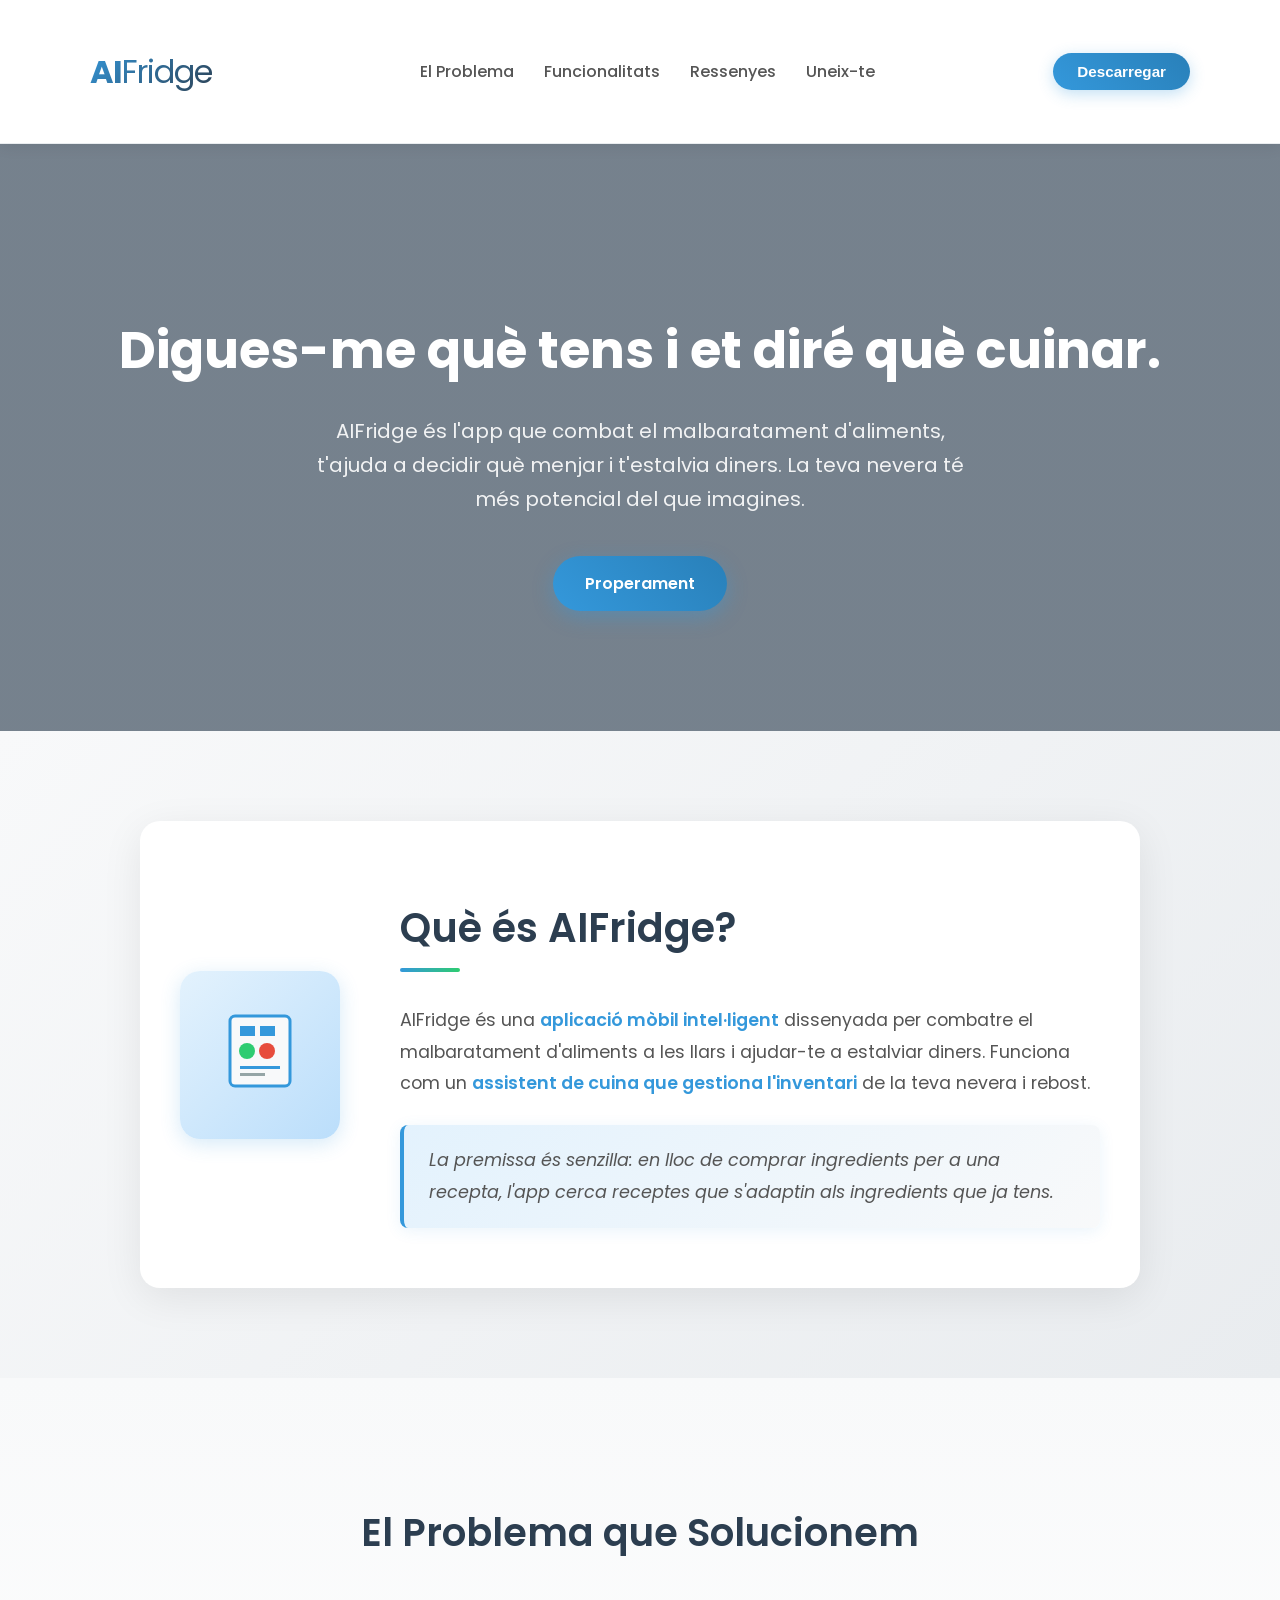
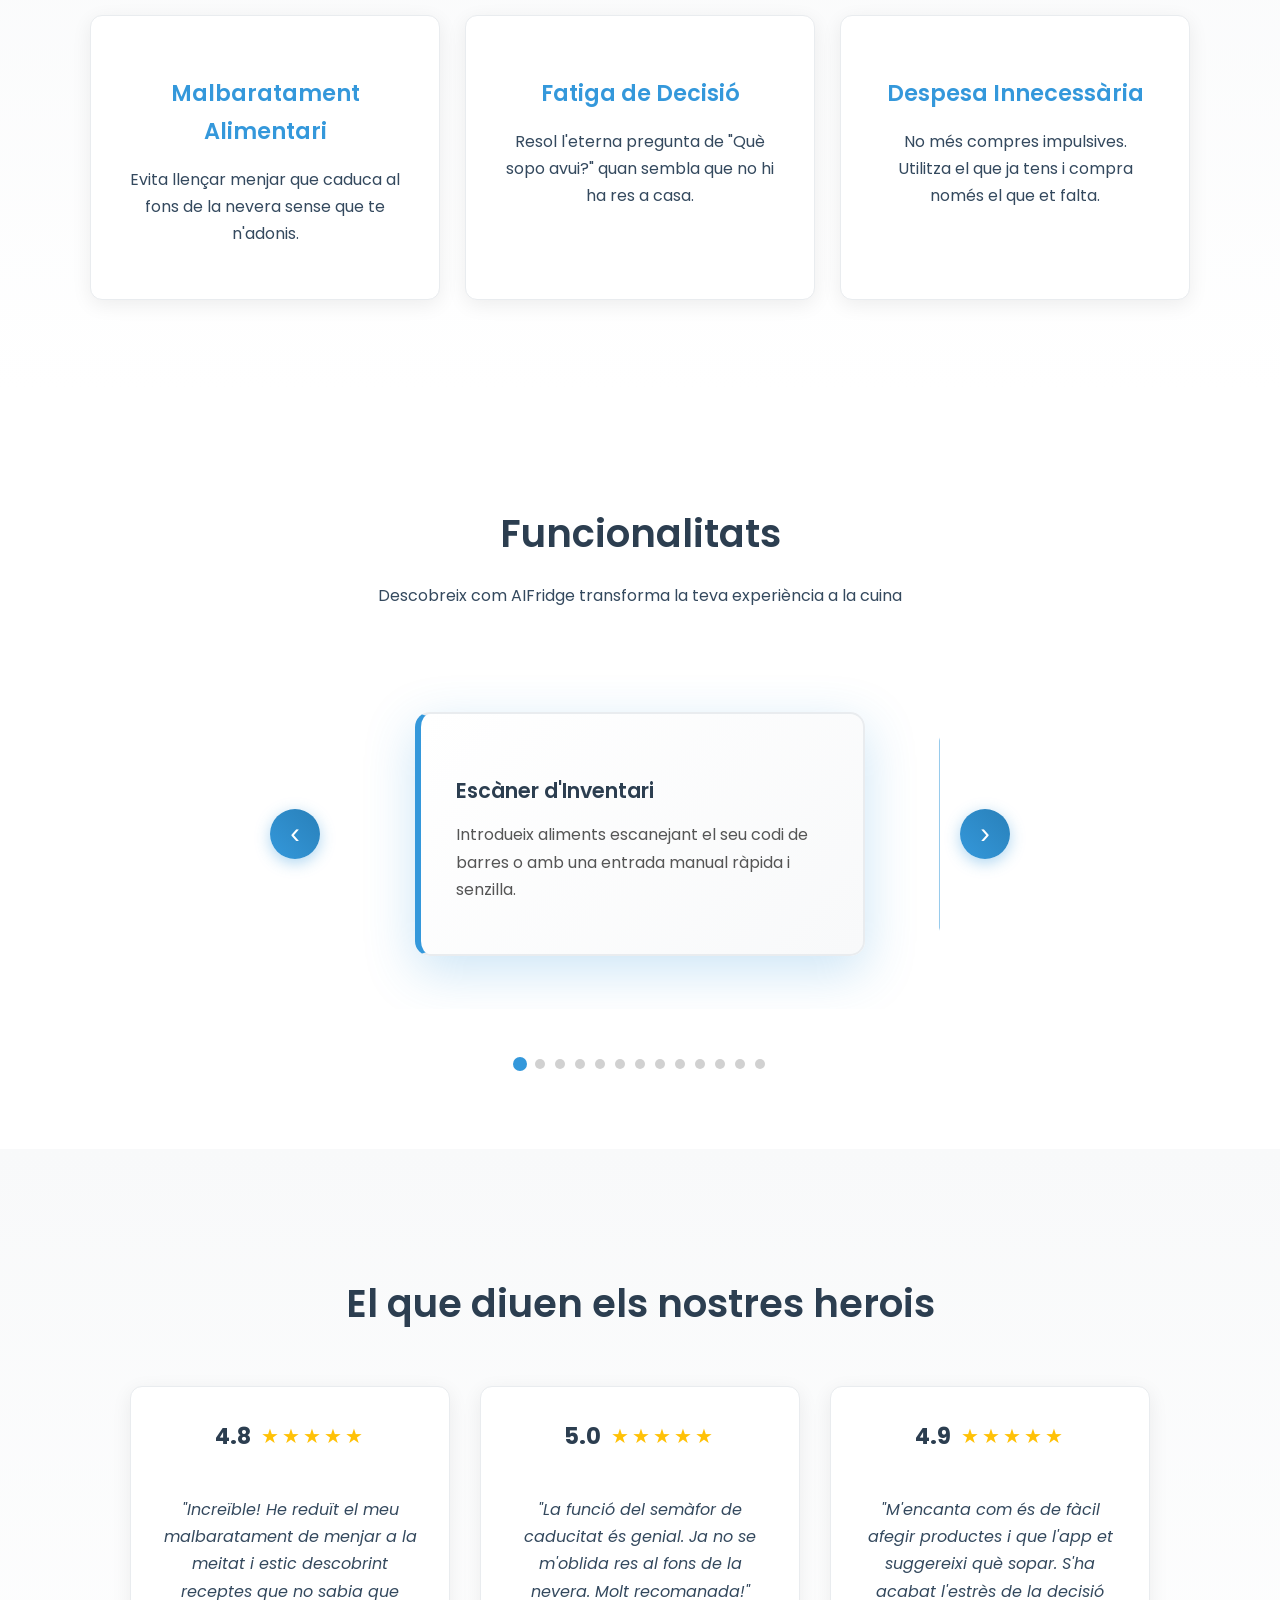
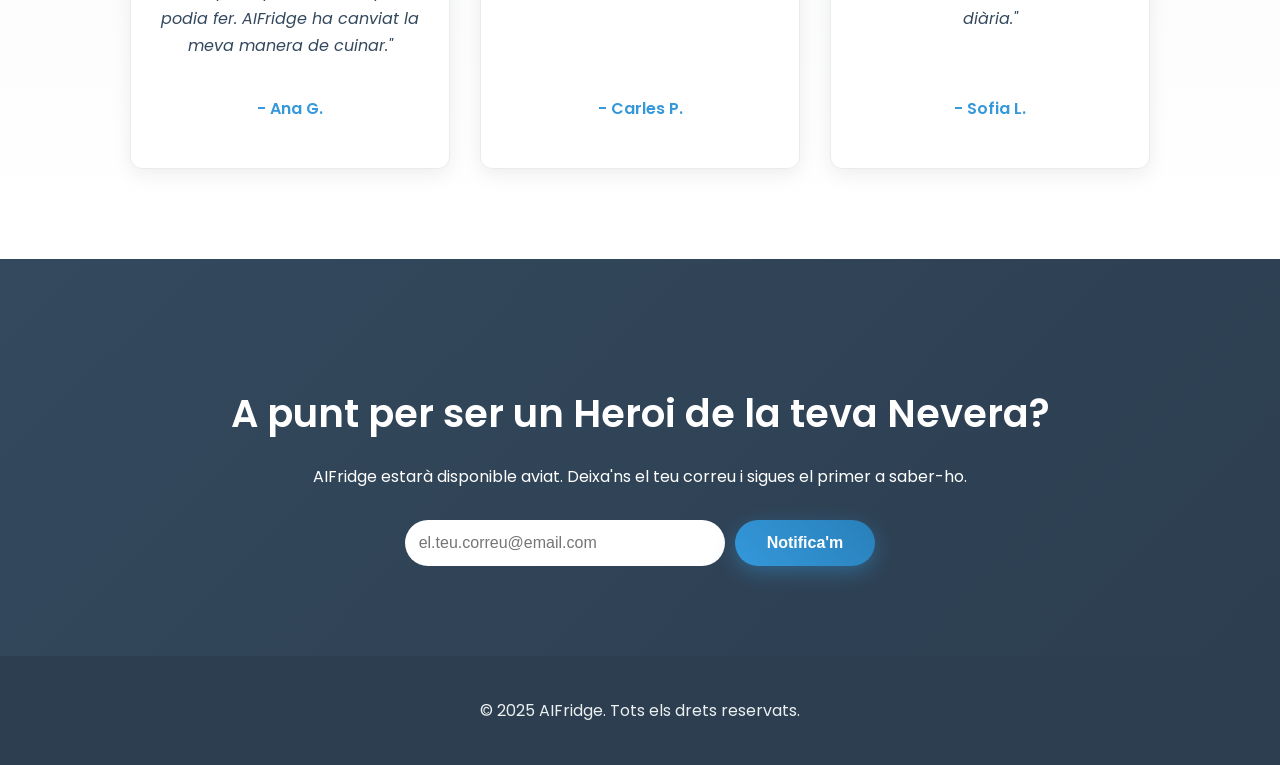
<file: index.html>
<!DOCTYPE html>
<html lang="ca">
<head>
    <meta charset="UTF-8">
    <meta name="viewport" content="width=device-width, initial-scale=1.0">
    <title>AIFridge - El teu assistent de cuina intel·ligent</title>
    <link rel="preconnect" href="https://fonts.googleapis.com">
    <link rel="preconnect" href="https://fonts.gstatic.com" crossorigin>
    <link href="https://fonts.googleapis.com/css2?family=Poppins:wght@400;600;700&display=swap" rel="stylesheet">
    <link rel="stylesheet" href="https://cdnjs.cloudflare.com/ajax/libs/font-awesome/6.2.1/css/all.min.css">
    <link rel="stylesheet" href="style.css">
</head>
<body>
    <header>
        <nav>
            <div class="container">
                <h1 class="logo">AI<span>Fridge</span></h1>
                <ul>
                    <li><a href="#problema">El Problema</a></li>
                    <li><a href="#features">Funcionalitats</a></li>
                    <li><a href="#reviews">Ressenyes</a></li>
                    <li><a href="#cta">Uneix-te</a></li>
                </ul>
                <button class="download-btn">Descarregar</button>
            </div>
        </nav>
    </header>

    <main>
        <section class="hero">
            <div class="container">
                <h2>Digues-me què tens i et diré què cuinar.</h2>
                <p>AIFridge és l'app que combat el malbaratament d'aliments, t'ajuda a decidir què menjar i t'estalvia diners. La teva nevera té més potencial del que imagines.</p>
                <a href="#cta" class="btn">Properament</a>
            </div>
        </section>

        <section id="concepto" class="section bg-light">
            <div class="container">
                <div class="concepto-content">
                    <div class="concepto-icon">
                        <svg width="100" height="100" viewBox="0 0 100 100" fill="none" xmlns="http://www.w3.org/2000/svg">
                            <rect x="20" y="15" width="60" height="70" rx="5" stroke="#3498db" stroke-width="3" fill="#f8f9fa"/>
                            <rect x="30" y="25" width="15" height="10" fill="#3498db"/>
                            <rect x="50" y="25" width="15" height="10" fill="#3498db"/>
                            <circle cx="37" cy="50" r="8" fill="#2ecc71"/>
                            <circle cx="57" cy="50" r="8" fill="#e74c3c"/>
                            <rect x="30" y="65" width="40" height="3" fill="#3498db"/>
                            <rect x="30" y="72" width="25" height="3" fill="#95a5a6"/>
                        </svg>
                    </div>
                    <div class="concepto-text">
                        <h2>Què és AIFridge?</h2>
                        <p>AIFridge és una <strong>aplicació mòbil intel·ligent</strong> dissenyada per combatre el malbaratament d'aliments a les llars i ajudar-te a estalviar diners. Funciona com un <strong>assistent de cuina que gestiona l'inventari</strong> de la teva nevera i rebost.</p>
                        <p class="concepto-highlight">La premissa és senzilla: en lloc de comprar ingredients per a una recepta, l'app cerca receptes que s'adaptin als ingredients que ja tens.</p>
                    </div>
                </div>
            </div>
        </section>

        <section id="problema" class="section bg-light">
            <div class="container">
                <h2>El Problema que Solucionem</h2>
                <div class="problem-cards">
                    <div class="card">
                        <h3>Malbaratament Alimentari</h3>
                        <p>Evita llençar menjar que caduca al fons de la nevera sense que te n'adonis.</p>
                    </div>
                    <div class="card">
                        <h3>Fatiga de Decisió</h3>
                        <p>Resol l'eterna pregunta de "Què sopo avui?" quan sembla que no hi ha res a casa.</p>
                    </div>
                    <div class="card">
                        <h3>Despesa Innecessària</h3>
                        <p>No més compres impulsives. Utilitza el que ja tens i compra només el que et falta.</p>
                    </div>
                </div>
            </div>
        </section>

        <section id="features" class="section">
            <div class="container">
                <h2 style="text-align: center;">Funcionalitats</h2>
                <p style="text-align: center; max-width: 800px; margin: 0 auto 50px auto;">Descobreix com AIFridge transforma la teva experiència a la cuina</p>
                
                <div class="carousel-container">
                    <button class="carousel-btn prev" onclick="moveCarousel(-1)">‹</button>
                    <div class="carousel-wrapper">
                        <div class="carousel-track" id="carouselTrack">
                            <div class="story-card">
                                <h4>Escàner d'Inventari</h4>
                                <p class="story-text">Introdueix aliments escanejant el seu codi de barres o amb una entrada manual ràpida i senzilla.</p>
                            </div>
                            <div class="story-card">
                                <h4>Motor de Receptes Invers</h4>
                                <p class="story-text">El nostre algoritme et suggereix receptes basades en l'estoc actual de la teva nevera i rebost.</p>
                            </div>
                            <div class="story-card">
                                <h4>Gestió de Caducitat</h4>
                                <p class="story-text">Rep alertes amb el nostre "Semàfor d'aliments" quan un producte estigui a punt de caducar.</p>
                            </div>
                            <div class="story-card">
                                <h4>Llista de la Compra Intel·ligent</h4>
                                <p class="story-text">Si per a una recepta et falta un ingredient, l'afegim automàticament a la teva llista de la compra.</p>
                            </div>
                            <div class="story-card">
                                <h4>Escaneig del Tiquet de Compra</h4>
                                <p class="story-text">Fes una foto al teu tiquet del súper i la IA afegeix automàticament tots els productes a la teva nevera virtual.</p>
                            </div>
                            <div class="story-card">
                                <h4>Reconeixement Visual de Frescos</h4>
                                <p class="story-text">Enfoca amb la càmera qualsevol fruita o verdura a granel i l'app la reconeix i l'afegeix al teu inventari.</p>
                            </div>
                            <div class="story-card">
                                <h4>Auto-Assignació de Caducitat</h4>
                                <p class="story-text">El sistema assigna automàticament dates de caducitat estimades segons el tipus d'aliment detectat.</p>
                            </div>
                            <div class="story-card">
                                <h4>Cercador de Receptes Invers</h4>
                                <p class="story-text">Receptes suggerides que utilitzen exclusivament els ingredients disponibles a la teva nevera.</p>
                            </div>
                            <div class="story-card">
                                <h4>Notificacions Preventives</h4>
                                <p class="story-text">Rep alertes 3 dies abans que un producte caduqui per prioritzar el seu consum.</p>
                            </div>
                            <div class="story-card">
                                <h4>Filtres Dietètics Intel·ligents</h4>
                                <p class="story-text">El motor amaga automàticament receptes amb ingredients als quals ets al·lèrgic.</p>
                            </div>
                            <div class="story-card">
                                <h4>Actualització d'Estoc</h4>
                                <p class="story-text">En cuinar una recepta, els ingredients utilitzats es resten automàticament del teu inventari.</p>
                            </div>
                            <div class="story-card">
                                <h4>Suggeriments de Conservació</h4>
                                <p class="story-text">L'app et suggereix com congelar correctament productes pròxims a caducar per allargar la seva vida útil.</p>
                            </div>
                            <div class="story-card">
                                <h4>Gamificació Eco-Dashboard</h4>
                                <p class="story-text">Visualitza estadístiques de quant menjar i diners has salvat aquest mes gràcies a l'app.</p>
                            </div>
                        </div>
                    </div>
                    <button class="carousel-btn next" onclick="moveCarousel(1)">›</button>
                </div>
                <div class="carousel-dots" id="carouselDots"></div>
            </div>
        </section>

        <script>
            let currentIndex = 0;
            const cards = document.querySelectorAll('.story-card');
            const track = document.getElementById('carouselTrack');
            const dotsContainer = document.getElementById('carouselDots');

            // Crear dots
            cards.forEach((_, index) => {
                const dot = document.createElement('span');
                dot.className = 'dot';
                if (index === 0) dot.classList.add('active');
                dot.onclick = () => goToSlide(index);
                dotsContainer.appendChild(dot);
            });

            function updateCarousel() {
                cards.forEach((card, index) => {
                    card.classList.remove('active', 'prev', 'next');
                    if (index === currentIndex) {
                        card.classList.add('active');
                    } else if (index === currentIndex - 1 || (currentIndex === 0 && index === cards.length - 1)) {
                        card.classList.add('prev');
                    } else if (index === currentIndex + 1 || (currentIndex === cards.length - 1 && index === 0)) {
                        card.classList.add('next');
                    }
                });

                const dots = document.querySelectorAll('.dot');
                dots.forEach((dot, index) => {
                    dot.classList.toggle('active', index === currentIndex);
                });

                // Calcular el desplaçament per centrar la targeta activa
                const cardWidth = cards[0].offsetWidth + 40; // inclou marges
                const offset = -currentIndex * cardWidth;
                track.style.transform = `translateX(calc(50% - ${cardWidth / 2}px + ${offset}px))`;
            }

            function moveCarousel(direction) {
                currentIndex += direction;
                if (currentIndex < 0) currentIndex = cards.length - 1;
                if (currentIndex >= cards.length) currentIndex = 0;
                updateCarousel();
            }

            function goToSlide(index) {
                currentIndex = index;
                updateCarousel();
            }

            // Inicialitzar
            updateCarousel();
        </script>

        <section id="reviews" class="section bg-light">
            <div class="container">
                <h2 style="text-align: center;">El que diuen els nostres herois</h2>
                <div class="review-cards">
                    <div class="review-card">
                        <div class="review-rating">
                            <span class="rating-number">4.8</span>
                            <div class="stars" style="--rating: 4.8;"></div>
                        </div>
                        <p class="review-text">"Increïble! He reduït el meu malbaratament de menjar a la meitat i estic descobrint receptes que no sabia que podia fer. AIFridge ha canviat la meva manera de cuinar."</p>
                        <p class="review-author">- Ana G.</p>
                    </div>
                    <div class="review-card">
                        <div class="review-rating">
                            <span class="rating-number">5.0</span>
                            <div class="stars" style="--rating: 5.0;"></div>
                        </div>
                        <p class="review-text">"La funció del semàfor de caducitat és genial. Ja no se m'oblida res al fons de la nevera. Molt recomanada!"</p>
                        <p class="review-author">- Carles P.</p>
                    </div>
                    <div class="review-card">
                        <div class="review-rating">
                            <span class="rating-number">4.9</span>
                            <div class="stars" style="--rating: 4.9;"></div>
                        </div>
                        <p class="review-text">"M'encanta com és de fàcil afegir productes i que l'app et suggereixi què sopar. S'ha acabat l'estrès de la decisió diària."</p>
                        <p class="review-author">- Sofia L.</p>
                    </div>
                </div>
            </div>
        </section>

        <section id="cta" class="section bg-dark">
            <div class="container">
                <h2>A punt per ser un Heroi de la teva Nevera?</h2>
                <p>AIFridge estarà disponible aviat. Deixa'ns el teu correu i sigues el primer a saber-ho.</p>
                <form>
                    <input type="email" placeholder="el.teu.correu@email.com" required>
                    <button type="submit" class="btn">Notifica'm</button>
                </form>
            </div>
        </section>
    </main>

    <footer>
        <div class="container">
            <p>&copy; 2025 AIFridge. Tots els drets reservats.</p>
        </div>
    </footer>
</body>
</html>
</file>
<file: style.css>
@import url('https://fonts.googleapis.com/css2?family=Poppins:wght@400;600;700&display=swap');

/* Estilos Generales */
* {
    box-sizing: border-box;
}

body {
    font-family: 'Poppins', -apple-system, BlinkMacSystemFont, "Segoe UI", Roboto, Helvetica, Arial, sans-serif;
    margin: 0;
    padding: 0;
    line-height: 1.7;
    color: #34495e;
    background-color: #ffffff;
}

.container {
    width: 90%;
    max-width: 1100px;
    margin: 0 auto;
}

h1, h2, h3, h4 {
    font-weight: 600;
    color: #2c3e50;
}

h2 {
    font-size: 2.4em;
    margin-bottom: 20px;
}

.section {
    padding: 90px 0;
}

.bg-light {
    background: linear-gradient(180deg, #f8f9fa 0%, #ffffff 100%);
}

.bg-dark {
    background: linear-gradient(135deg, #34495e 0%, #2c3e50 100%);
    color: #ecf0f1;
}

.btn {
    display: inline-block;
    padding: 14px 32px;
    background: linear-gradient(45deg, #3498db, #2980b9);
    color: #fff;
    text-decoration: none;
    border-radius: 50px;
    font-weight: 600;
    transition: transform 0.3s ease, box-shadow 0.3s ease;
    box-shadow: 0 6px 20px rgba(52, 152, 219, 0.4);
    border: none;
    font-size: 1em;
    cursor: pointer;
}

.btn:hover {
    transform: translateY(-3px);
    box-shadow: 0 8px 25px rgba(52, 152, 219, 0.5);
}

/* Header y Navegación */
header {
    background-color: #fff;
    box-shadow: 0 2px 15px rgba(0,0,0,0.08);
    position: sticky;
    top: 0;
    z-index: 1000;
    border-bottom: 1px solid #e9ecef;
}

header nav .container {
    display: flex;
    justify-content: space-between;
    align-items: center;
    padding: 18px 0;
    gap: 30px;
}

.logo {
    font-size: 2em;
    font-weight: 700;
    background: linear-gradient(135deg, #3498db, #2c3e50);
    -webkit-background-clip: text;
    background-clip: text;
    -webkit-text-fill-color: transparent;
    letter-spacing: -1px;
}

.logo span {
    font-weight: 400;
}

.download-btn {
    background: linear-gradient(45deg, #3498db, #2980b9);
    color: white;
    border: none;
    padding: 10px 24px;
    border-radius: 25px;
    font-weight: 600;
    font-size: 0.95em;
    cursor: pointer;
    transition: all 0.3s ease;
    box-shadow: 0 4px 15px rgba(52, 152, 219, 0.3);
    white-space: nowrap;
}

.download-btn:hover {
    transform: translateY(-2px);
    box-shadow: 0 6px 20px rgba(52, 152, 219, 0.4);
}


header ul {
    list-style: none;
    margin: 0;
    padding: 0;
    display: flex;
}

header ul li {
    margin-left: 30px;
}

header ul a {
    text-decoration: none;
    color: #555;
    font-weight: 500;
    transition: color 0.3s ease;
    position: relative;
    padding-bottom: 5px;
}

header ul a::after {
    content: '';
    position: absolute;
    bottom: 0;
    left: 0;
    width: 0;
    height: 2px;
    background-color: #3498db;
    transition: width 0.3s ease;
}

header ul a:hover {
    color: #3498db;
}

header ul a:hover::after {
    width: 100%;
}


/* Hero Section */
.hero {
    background: linear-gradient(rgba(44, 62, 80, 0.65), rgba(44, 62, 80, 0.65)), url('https://images.unsplash.com/photo-1542838132-92c53300491e?q=80&w=1974&auto=format&fit=crop') no-repeat center center/cover;
    color: #fff;
    text-align: center;
    padding: 120px 0;
}

.hero h2 {
    font-size: 3.2em;
    margin-bottom: 20px;
    color: #fff;
    font-weight: 700;
}

.hero p {
    font-size: 1.25em;
    max-width: 650px;
    margin: 0 auto 40px auto;
    opacity: 0.9;
}

/* Sección Concepto */
#concepto {
    background: linear-gradient(135deg, #f8f9fa 0%, #e9ecef 100%);
}

.concepto-content {
    display: flex;
    align-items: center;
    gap: 60px;
    max-width: 1000px;
    margin: 0 auto;
    padding: 40px;
    background: white;
    border-radius: 20px;
    box-shadow: 0 10px 40px rgba(0, 0, 0, 0.08);
}

.concepto-icon {
    flex-shrink: 0;
    background: linear-gradient(135deg, #e3f2fd 0%, #bbdefb 100%);
    padding: 30px;
    border-radius: 20px;
    box-shadow: 0 5px 20px rgba(52, 152, 219, 0.2);
}

.concepto-text {
    flex: 1;
}

.concepto-text h2 {
    margin-bottom: 25px;
    font-size: 2.5em;
    color: #2c3e50;
    position: relative;
    display: inline-block;
}

.concepto-text h2::after {
    content: '';
    position: absolute;
    bottom: -10px;
    left: 0;
    width: 60px;
    height: 4px;
    background: linear-gradient(90deg, #3498db, #2ecc71);
    border-radius: 2px;
}

.concepto-text p {
    font-size: 1.1em;
    line-height: 1.8;
    color: #555;
    margin-bottom: 20px;
}

.concepto-text strong {
    color: #3498db;
    font-weight: 600;
}

.concepto-highlight {
    background: linear-gradient(135deg, #e3f2fd 0%, #f8f9fa 100%);
    padding: 20px 25px;
    border-left: 4px solid #3498db;
    border-radius: 8px;
    font-style: italic;
    margin-top: 25px;
    box-shadow: 0 3px 15px rgba(52, 152, 219, 0.1);
}

@media (max-width: 768px) {
    .concepto-content {
        flex-direction: column;
        gap: 30px;
        padding: 30px 20px;
    }
    
    .concepto-icon {
        padding: 20px;
    }
    
    .concepto-text h2 {
        font-size: 2em;
    }
}

/* Sección Problema */
#problema h2 {
    text-align: center;
    margin-bottom: 50px;
}

.problem-cards {
    display: flex;
    justify-content: space-between;
    gap: 25px;
}

.card {
    background: #fff;
    padding: 35px;
    border-radius: 12px;
    box-shadow: 0 5px 20px rgba(0,0,0,0.07);
    text-align: center;
    flex: 1;
    border: 1px solid #e9ecef;
    transition: transform 0.3s ease, box-shadow 0.3s ease;
}

.card:hover {
    transform: translateY(-5px);
    box-shadow: 0 8px 25px rgba(0,0,0,0.1);
}

.card h3 {
    color: #3498db;
    margin-bottom: 15px;
    font-size: 1.4em;
}

/* Sección Features - Carousel */
#features {
    background-color: #fff;
    overflow: hidden;
    padding: 80px 0;
}

#features h2 {
    margin-bottom: 15px;
}

.carousel-container {
    position: relative;
    display: flex;
    align-items: center;
    justify-content: center;
    margin: 50px auto;
    max-width: 100%;
    padding: 0 20px;
}

.carousel-wrapper {
    overflow: hidden;
    width: 100%;
    max-width: 600px;
    position: relative;
    height: 350px;
    display: flex;
    align-items: center;
    justify-content: center;
}

.carousel-track {
    display: flex;
    align-items: center;
    transition: transform 0.5s cubic-bezier(0.4, 0, 0.2, 1);
    position: relative;
}

.story-card {
    min-width: 450px;
    max-width: 450px;
    background-color: #fff;
    border: 2px solid #e9ecef;
    border-left: 5px solid #3498db;
    border-radius: 15px;
    padding: 35px;
    margin: 0 20px;
    transition: all 0.5s cubic-bezier(0.4, 0, 0.2, 1);
    opacity: 0.3;
    transform: scale(0.8);
    position: relative;
    flex-shrink: 0;
    box-sizing: border-box;
}

.story-card.active {
    opacity: 1;
    transform: scale(1);
    box-shadow: 0 15px 50px rgba(52, 152, 219, 0.25);
    z-index: 2;
    border-left-width: 6px;
    background: linear-gradient(135deg, #ffffff 0%, #f8f9fa 100%);
}

.story-card.prev,
.story-card.next {
    opacity: 0.5;
    transform: scale(0.85);
    z-index: 1;
}

.story-card h4 {
    color: #2c3e50;
    margin-bottom: 15px;
    font-size: 1.3em;
    line-height: 1.4;
}

.story-text {
    color: #555;
    line-height: 1.7;
    font-size: 1em;
}

.carousel-btn {
    background: linear-gradient(45deg, #3498db, #2980b9);
    color: white;
    border: none;
    width: 50px;
    height: 50px;
    border-radius: 50%;
    font-size: 1.8em;
    cursor: pointer;
    transition: all 0.3s ease;
    box-shadow: 0 4px 15px rgba(52, 152, 219, 0.4);
    z-index: 10;
    position: relative;
    flex-shrink: 0;
    display: flex;
    align-items: center;
    justify-content: center;
    line-height: 1;
}

.carousel-btn:hover {
    transform: scale(1.15);
    box-shadow: 0 6px 25px rgba(52, 152, 219, 0.6);
}

.carousel-btn:active {
    transform: scale(1.05);
}

.carousel-btn.prev {
    margin-right: 20px;
}

.carousel-btn.next {
    margin-left: 20px;
}

.carousel-dots {
    display: flex;
    justify-content: center;
    gap: 10px;
    margin-top: 40px;
}

.dot {
    width: 10px;
    height: 10px;
    border-radius: 50%;
    background-color: #d1d1d1;
    cursor: pointer;
    transition: all 0.3s ease;
}

.dot.active {
    background-color: #3498db;
    transform: scale(1.4);
}

.dot:hover {
    background-color: #5dade2;
    transform: scale(1.2);
}

@media (max-width: 768px) {
    .carousel-wrapper {
        max-width: 100%;
        height: 400px;
    }
    
    .story-card {
        min-width: 320px;
        max-width: 320px;
        padding: 25px;
    }
    
    .carousel-btn {
        width: 40px;
        height: 40px;
        font-size: 1.5em;
    }
}

/* Reviews Section */
#reviews h2 {
    text-align: center;
    margin-bottom: 50px;
}

.review-cards {
    display: flex;
    gap: 30px;
    justify-content: center;
    flex-wrap: wrap;
}

.review-card {
    background-color: #fff;
    border: 1px solid #e9ecef;
    border-radius: 12px;
    padding: 30px;
    width: 320px;
    box-shadow: 0 5px 20px rgba(0,0,0,0.07);
    text-align: center;
    display: flex;
    flex-direction: column;
    align-items: center;
    transition: transform 0.3s ease, box-shadow 0.3s ease;
}

.review-card:hover {
    transform: translateY(-5px);
    box-shadow: 0 8px 25px rgba(0,0,0,0.1);
}

.review-rating {
    display: flex;
    align-items: center;
    gap: 10px;
    margin-bottom: 15px;
}

.rating-number {
    font-size: 1.4em;
    font-weight: 700;
    color: #2c3e50;
}

.stars {
    --star-size: 20px;
    --star-color: #d1d1d1;
    --star-background: #ffc107;
    --percent: calc(var(--rating) / 5 * 100%);
    display: inline-block;
    font-size: var(--star-size);
    font-family: Times;
    line-height: 1;
}
.stars::before {
    content: '★★★★★';
    letter-spacing: 3px;
    background: linear-gradient(90deg, var(--star-background) var(--percent), var(--star-color) var(--percent));
    -webkit-background-clip: text;
    background-clip: text;
    -webkit-text-fill-color: transparent;
}

.review-text {
    font-style: italic;
    margin-bottom: 20px;
    position: relative;
    padding-top: 10px;
    flex-grow: 1;
}

.review-text::before {
    content: '“';
    position: absolute;
    top: -15px;
    left: 50%;
    transform: translateX(-50%);
    font-size: 3.5em;
    color: #e0e0e0;
    font-family: Georgia, serif;
    z-index: -1;
}

.review-author {
    font-weight: 600;
    color: #3498db;
}


/* Call to Action (CTA) */
#cta {
    text-align: center;
}

#cta h2, #cta p {
    color: #fff;
}

#cta h2 {
    margin-bottom: 15px;
}

#cta p {
    margin-bottom: 30px;
}

#cta form {
    display: flex;
    justify-content: center;
    gap: 10px;
}

#cta input[type="email"] {
    padding: 14px;
    width: 320px;
    border: none;
    border-radius: 50px;
    font-size: 1em;
}

/* Footer */
footer {
    background-color: #2c3e50;
    color: #ecf0f1;
    text-align: center;
    padding: 25px 0;
}

/* Responsive */
@media (max-width: 992px) {
    .carousel-wrapper {
        max-width: 100%;
    }
}


@media (max-width: 768px) {
    h2 {
        font-size: 1.9em;
    }

    .hero h2 {
        font-size: 2.5em;
    }

    header nav .container {
        flex-wrap: wrap;
        justify-content: center;
    }

    header ul {
        margin-top: 15px;
        flex-wrap: wrap;
        justify-content: center;
    }

    header ul li {
        margin: 5px 10px;
    }

    .download-btn {
        margin-top: 10px;
    }

    .problem-cards, .review-cards {
        flex-direction: column;
        align-items: center;
    }

    #cta form {
        flex-direction: column;
        align-items: center;
    }

    #cta input[type="email"] {
        width: 100%;
        max-width: 320px;
    }
}
</file>
